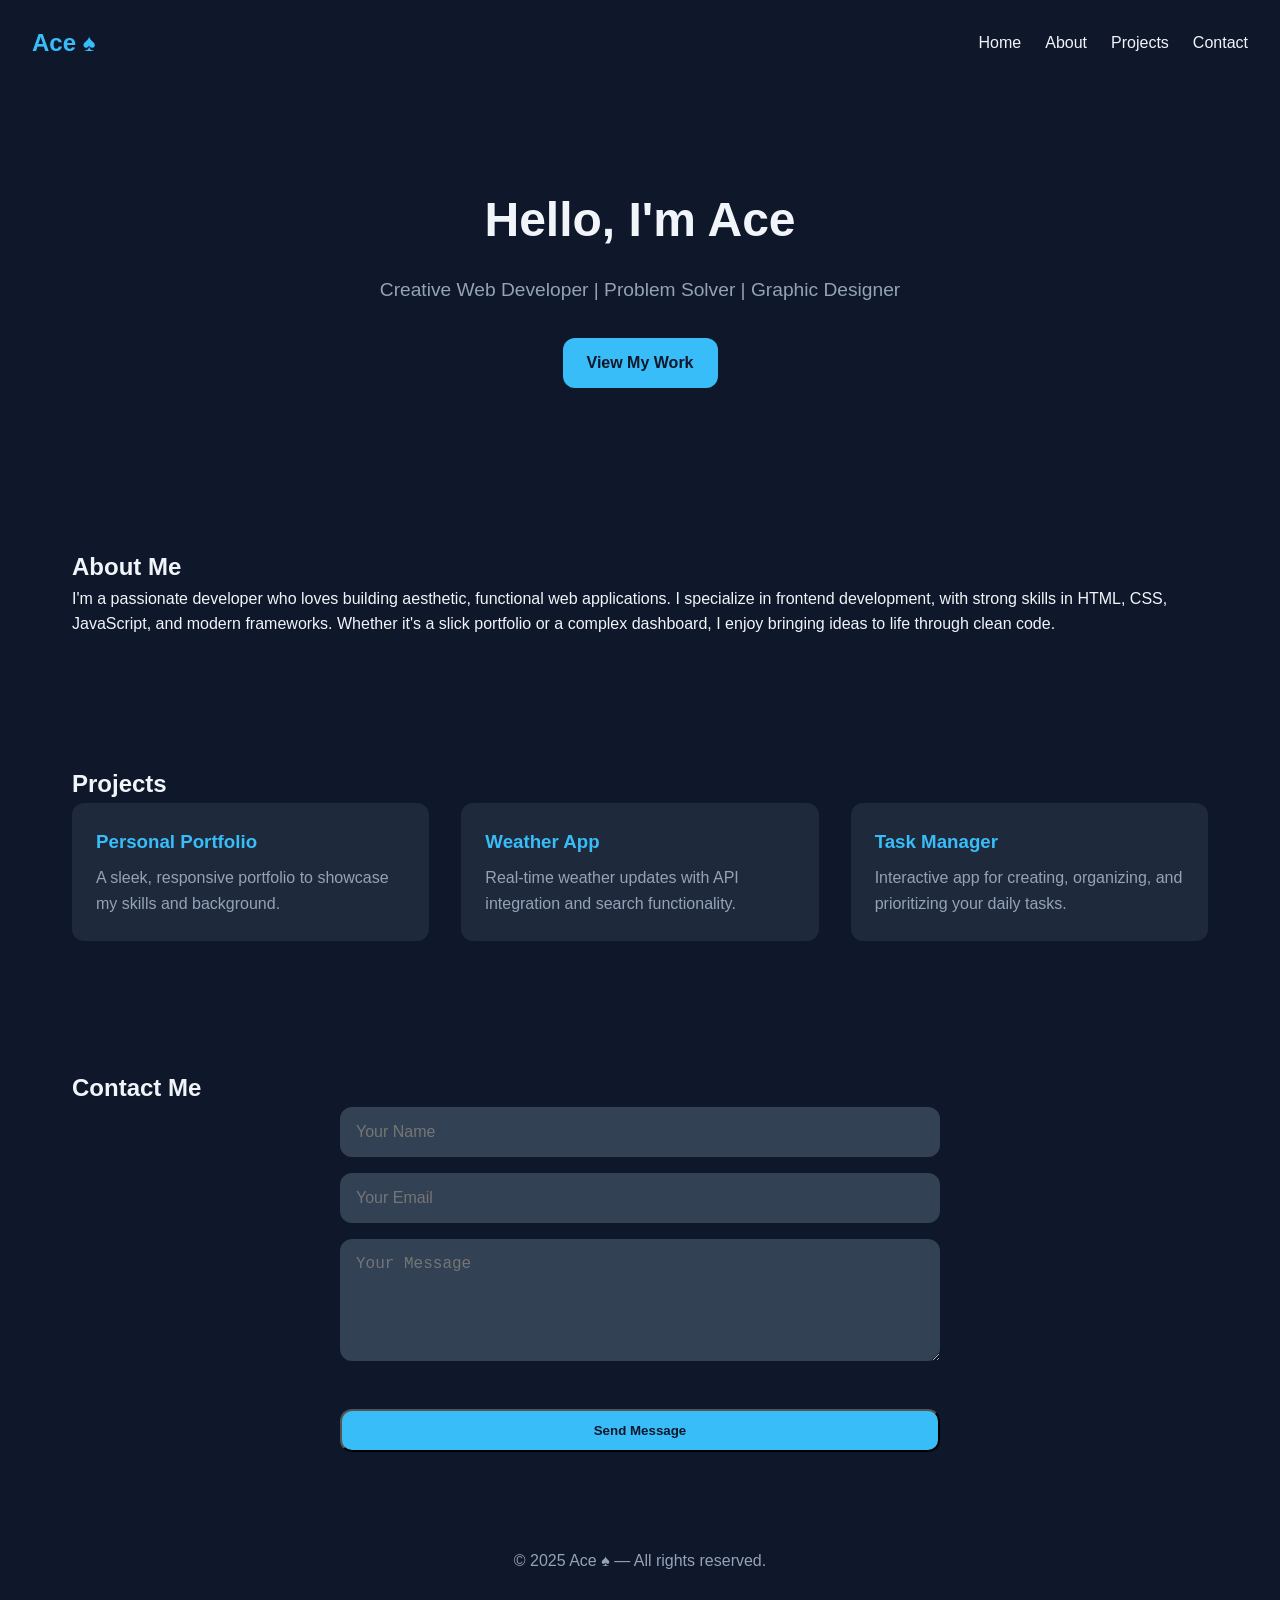
<file: index.html>
<!DOCTYPE html>
<html lang="en">
<head>
  <meta charset="UTF-8" />
  <meta name="viewport" content="width=device-width, initial-scale=1.0"/>
  <title>Ace's Portfolio</title>
  <link rel="stylesheet" href="style.css" />
  <script src="script.js" defer></script>
</head>
<body>
  <header>
    <h1>Ace ♠️</h1>
    <nav>
      <ul>
        <!-- <li><a href="register.php">Register</li> -->
        <li><a href="#home">Home</a></li>
        <li><a href="#about">About</a></li>
        <li><a href="#projects">Projects</a></li>
        <li><a href="#contact">Contact</a></li>
      </ul>
    </nav>
  </header>

  <section id="home" class="hero">
    <h2>Hello, I'm Ace</h2>
    <p>Creative Web Developer | Problem Solver | Graphic Designer</p>
    <a href="#projects" class="btn">View My Work</a>
  </section>

  <section id="about">
    <h2>About Me</h2>
    <p>
      I'm a passionate developer who loves building aesthetic, functional web applications.
      I specialize in frontend development, with strong skills in HTML, CSS, JavaScript, and modern frameworks.
      Whether it's a slick portfolio or a complex dashboard, I enjoy bringing ideas to life through clean code.
    </p>
  </section>

  <section id="projects">
    <h2>Projects</h2>
    <div class="projects">
      <div class="card">
        <h3>Personal Portfolio</h3>
        <p>A sleek, responsive portfolio to showcase my skills and background.</p>
      </div>
      <div class="card">
        <h3>Weather App</h3>
        <p>Real-time weather updates with API integration and search functionality.</p>
      </div>
      <div class="card">
        <h3>Task Manager</h3>
        <p>Interactive app for creating, organizing, and prioritizing your daily tasks.</p>
      </div>
    </div>
  </section>

  <section id="contact" class="contact">
    <h2>Contact Me</h2>
    <form action="contact.php" method="POST">
      <input type="text" name="name" placeholder="Your Name" required />
      <input type="email" name="email" placeholder="Your Email" required />
      <textarea name="message" rows="5" placeholder="Your Message" required></textarea>
      <button class="btn" type="submit">Send Message</button>
    </form>
  </section>

  <footer>
    <p>&copy; 2025 Ace ♠️ — All rights reserved.</p>
  </footer>
</body>
</html>
</file>
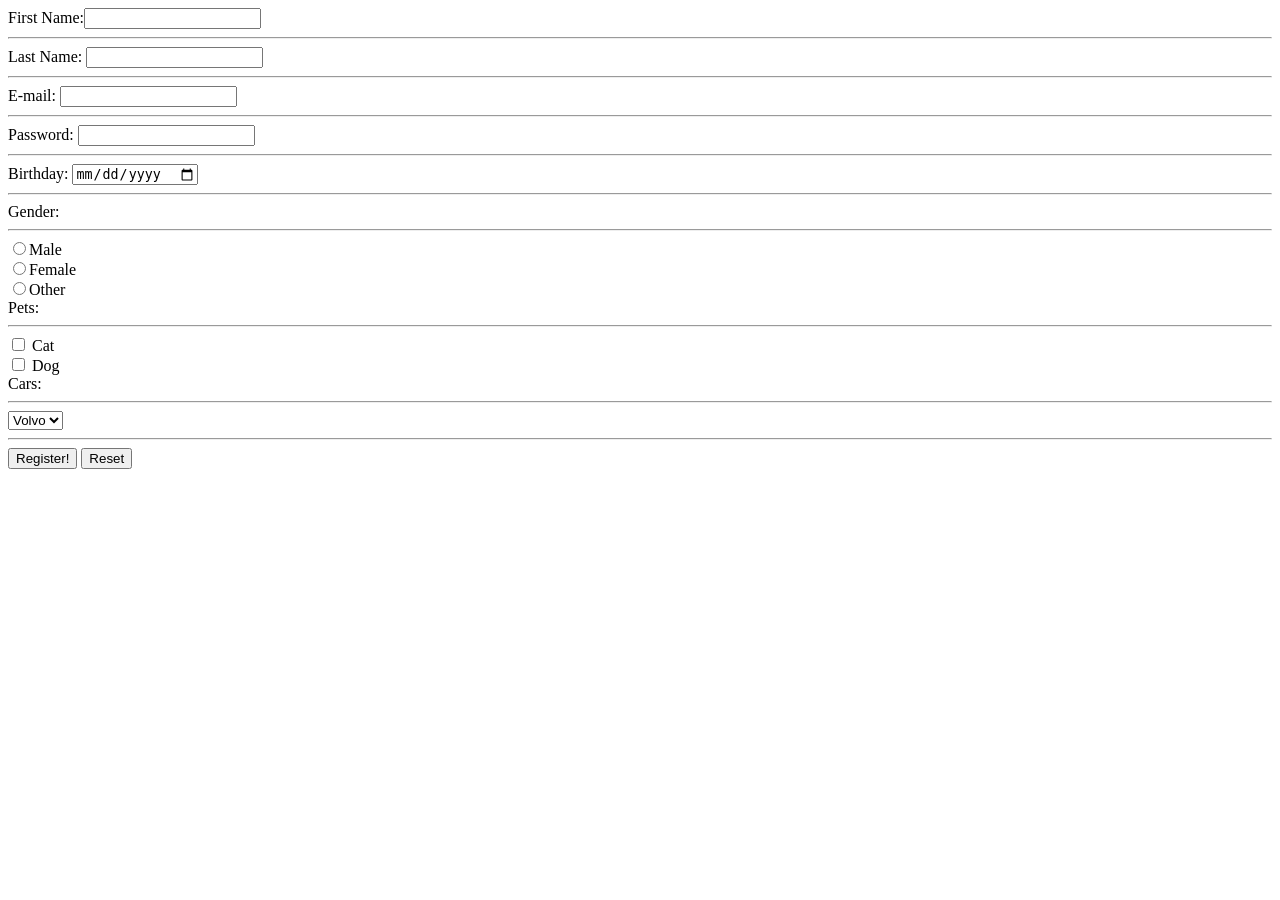
<file: Portfolio/Register.html>
<!DOCTYPE html>
<html>
    <head>
        <title>Register</title>
    </head>
    <body>
        <!-- Use GET, not POST-->
        <form method="GET">
            First Name:<input type="text" name="firstname"><hr>
            Last Name: <input type="text" name="lastname"><hr>
            E-mail:    <input type="email" name="email" required><hr>
            Password: <input type="passsword" name="password" min="5"><hr>
            Birthday: <input type="date" name="birthday"><hr>
            Gender:<hr>
             <input type="radio" name="gender" value="Male">Male<br>
             <input type="radio" name="gender" value="Female">Female<br>
             <input type="radio" name="gender" value="Other">Other<br>
             Pets: <hr>
             <input type="checkbox" name="cat"> Cat<br>
             <input type="checkbox" name="dog"> Dog<br>
             Cars: <hr>
             <select name="cars">
                <option value="volvo" name="volvo">Volvo</option>
                <option value="Audi" name="Audi">Audi</option>
             </select><hr>
            <input type="submit" value="Register!">
            <input type="reset">
        </form>

    </body>
</html>
</file>
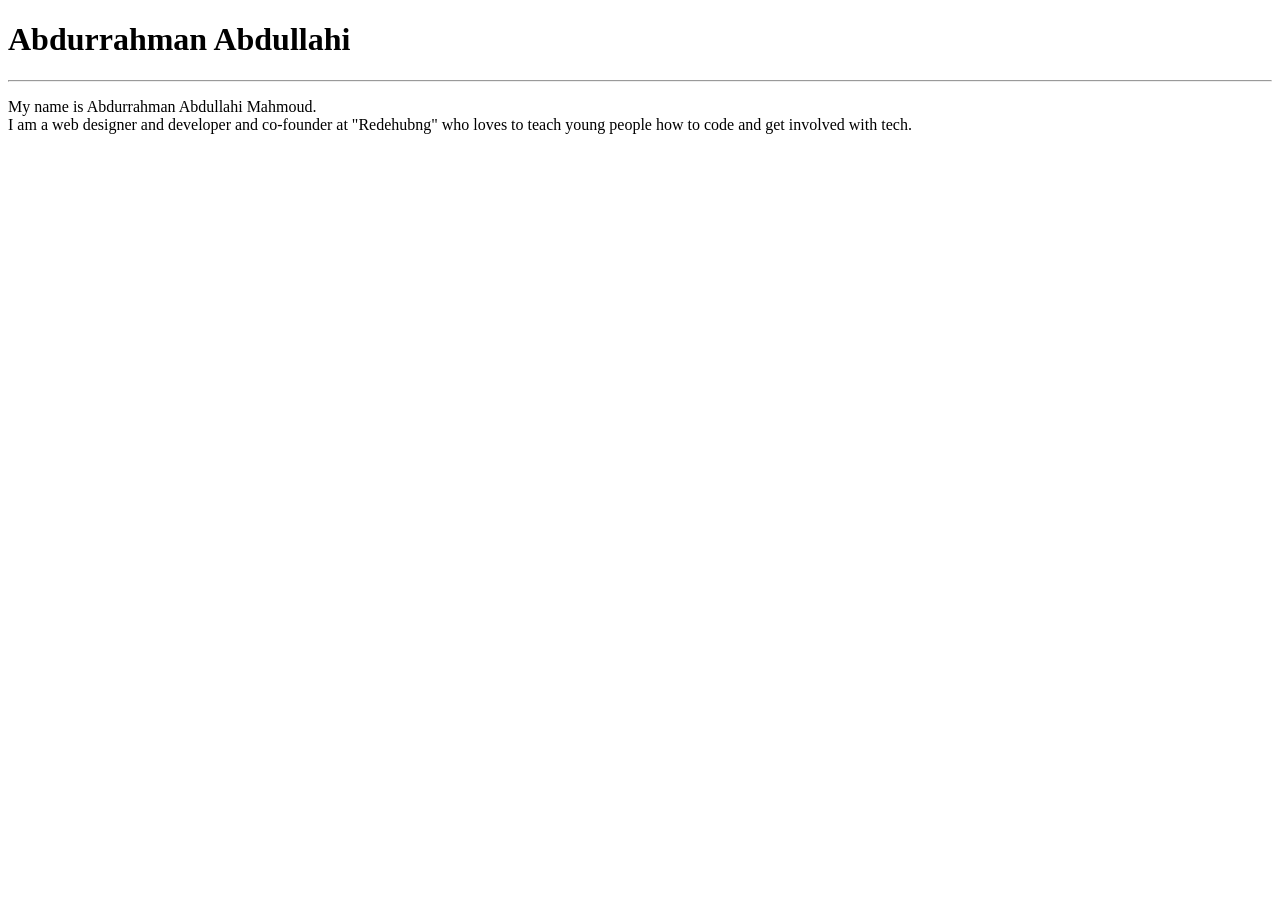
<file: Portfolio/Second.html>
<!DOCTYPE html>
<html lang="en">
    <head>
        <title>My Website</title>
    </head>
<body>
    <h1> Abdurrahman Abdullahi </h1>
    <hr>
    <p>
        My name is Abdurrahman Abdullahi Mahmoud.<br> I am a web designer and developer and co-founder at "Redehubng" who
        loves to teach young people how to code and get involved with tech.
    </p>
</body>
</html>    


</body>
</file>
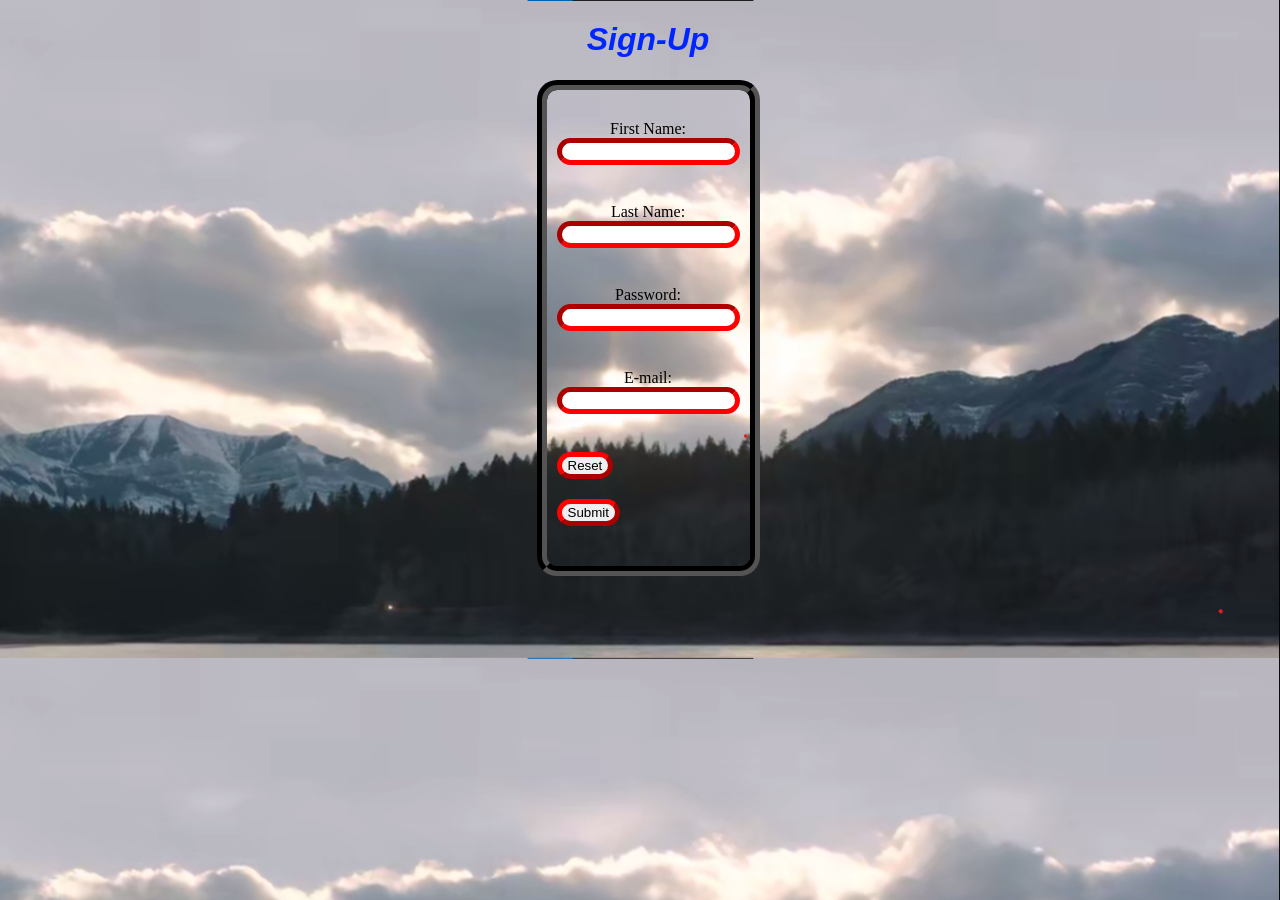
<file: Portfolio/Sign-Up.html>
<!DOCTYPE html>
<html>
    <head>
        <title>Sign-Up</title>
        <link rel="stylesheet" type="text/css" href="style2.css">
    </head>
    <body> 
        <h1>Sign-Up</h1>
        <!-- Use GET, not POST-->
        <section><form method="GET">
        <div class="personal">
                <id class="firstname">First Name:<input type="text" name="firstname"><br></id>
                <id class="lastname">Last Name: <input type="text" name="lastname"><br></id>
                <id class="password">Password: <input type="password" min="8"><br></id>
                <id class="email">E-mail: <input type="email" name="email" required><br></id>
                <input type="reset">
                <input type="submit">
         </div>
   
        </form>
        </section>

    </body> 
</html>
</file>
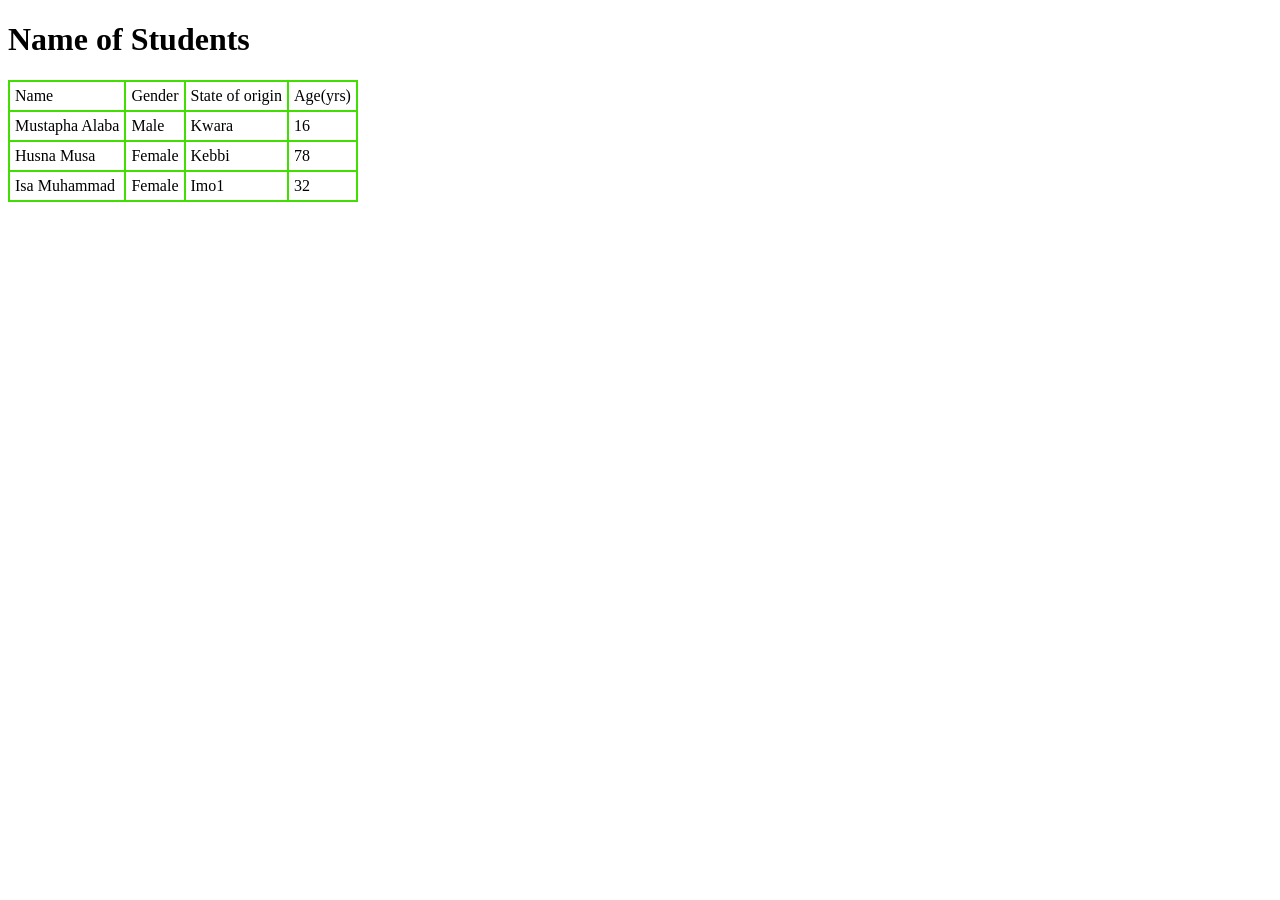
<file: Portfolio/Table.html>
<!DOCTYPE html>
<html lang="en">
    <head>
        <title>Table</title>
    </head>
<style>

    table, td{
        border: 1px solid rgb(64, 223, 1);
        border-spacing: 0;
        padding: 0;
    }

    td{
        padding: 5px;
    }

</style>

<body>
    <h1> Name of Students</h1>
    <table>

        <tr>
            <td>Name</td>
            <td>Gender</td>
            <td>State of origin</td>
            <td>Age(yrs)</td>
        </tr>

        <tr>
        <td>Mustapha Alaba</td>
        <td>Male</td>
        <td>Kwara</td>
        <td>16</td>
        </tr>
        <tr>
            <td>Husna Musa</td>
            <td>Female</td>
            <td>Kebbi</td>
            <td>78</td>
            </tr>
        <tr>
                <td>Isa Muhammad</td>
                <td>Female</td>
                <td>Imo1</td>
                <td>32</td>
                </tr>

    </table>
</body>
</html>    


</body>
</file>
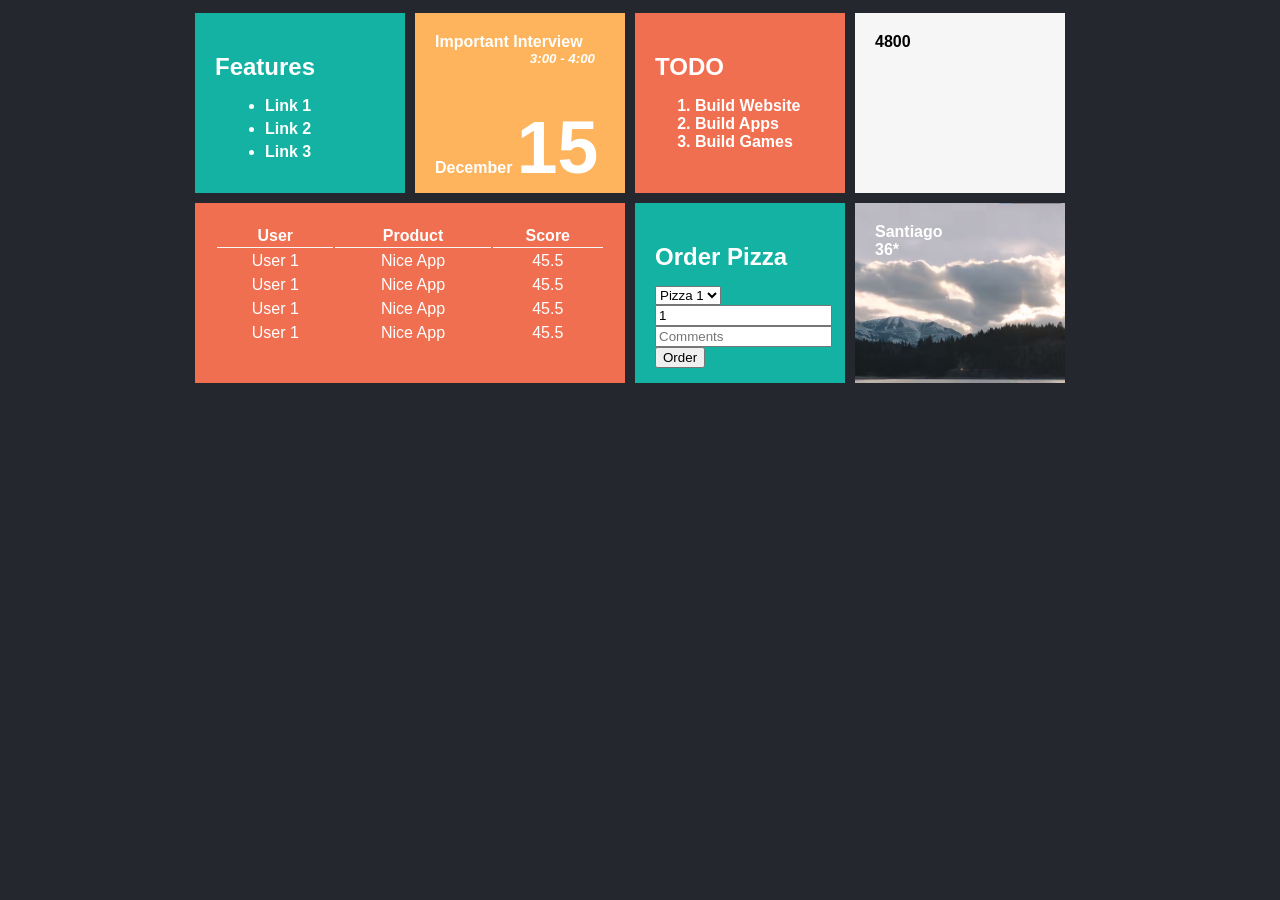
<file: Practice/Design.html>
<!DOCTYPE html>
<html>
    <head>
        <link rel="stylesheet" type="text/css" href="style.css">
        <meta charset="utf-8">
        <title>Design</title>
    </head>
    <body>
        <div id="main-container">
            <div class="tile green">
            <h2>Features</h2>
                <ul class="tile-list">
                    <li>Link 1</li>
                    <li>Link 2</li>
                    <li>Link 3</li>
                </ul>
            </div>
            <div class="tile yellow">
                <div> Important Interview</div>
                <div class="event-hours">3:00 - 4:00</div>
                <div class="event-date">December <span class="event-day">15</span></div>
            </div>
            <div class="tile red">
                <h2>TODO</h2>
                <ol>
                    <li>Build Website</li>
                    <li>Build Apps</li>
                    <li>Build Games</li>
                </ol>
            </div>
            <div class="tile lightgrey">
            
                <div>4800</div>
            </div>
            <div class="tile-double red">
                <table id="users-table">
                    <thead>
                        <tr>
                            <th>User</th>
                            <th>Product</th>
                            <th>Score</th>
                        </tr>
                        <tbody>
                            <tr>
                                <td>User 1</td>
                                <td>Nice App</td>
                                <td>45.5</td>
                            </tr>
                            <tr>
                                <td>User 1</td>
                                <td>Nice App</td>
                                <td>45.5</td>
                            </tr>
                            <tr>
                                <td>User 1</td>
                                <td>Nice App</td>
                                <td>45.5</td>
                            </tr>
                            <tr>
                                <td>User 1</td>
                                <td>Nice App</td>
                                <td>45.5</td>
                            </tr>
                        </tbody>
                    </thead>
                </table>
            </div>
            <div class="tile green">
                <h2>Order Pizza</h2>
                <form>
                    <select>
                        <option>Pizza 1</option>
                        <option>Pizza 2</option>
                        <option>Pizza 3</option>
                    </select>
                    <input type="number" value="1"/>
                    <input type="text" placeholder="Comments" />
                    <input type="button" value="Order"/>
                </form>
            </div>
            <div class="tile city-image">
                <div>Santiago</div>
                <div>36*</div>
            </div>
        </div>
    </body>
</html>
</file>
<file: style.css>
:root {
  --main-bg: #0f172a;
  --accent: #38bdf8;
  --text-light: #f1f5f9;
  --text-muted: #94a3b8;
  --card-bg: #1e293b;
  --radius: 12px;
}

* {
  margin: 0;
  padding: 0;
  box-sizing: border-box;
  scroll-behavior: smooth;
}

body {
  font-family: 'Segoe UI', sans-serif;
  background: var(--main-bg);
  color: var(--text-light);
  line-height: 1.6;
}

header {
  display: flex;
  justify-content: space-between;
  align-items: center;
  padding: 1.5rem 2rem;
  background-color: var(--main-bg);
  position: sticky;
  top: 0;
  z-index: 1000;
}

header h1 {
  color: var(--accent);
  font-size: 1.5rem;
}

nav ul {
  list-style: none;
  display: flex;
  gap: 1.5rem;
}

nav a {
  color: var(--text-light);
  text-decoration: none;
  font-weight: 500;
  transition: color 0.3s;
}

nav a:hover {
  color: var(--accent);
}

section {
  padding: 4rem 2rem;
  max-width: 1200px;
  margin: 0 auto;
}

.hero {
  text-align: center;
  padding: 6rem 2rem;
}

.hero h2 {
  font-size: 3rem;
  margin-bottom: 1rem;
}

.hero p {
  color: var(--text-muted);
  font-size: 1.2rem;
}

.btn {
  display: inline-block;
  margin-top: 2rem;
  background: var(--accent);
  color: var(--main-bg);
  padding: 0.75rem 1.5rem;
  border-radius: var(--radius);
  text-decoration: none;
  font-weight: bold;
  transition: background 0.3s;
}

.btn:hover {
  background: #0ea5e9;
}

.projects {
  display: grid;
  grid-template-columns: repeat(auto-fit, minmax(280px, 1fr));
  gap: 2rem;
}

.card {
  background: var(--card-bg);
  padding: 1.5rem;
  border-radius: var(--radius);
  transition: transform 0.3s;
}

.card:hover {
  transform: translateY(-5px);
}

.card h3 {
  color: var(--accent);
  margin-bottom: 0.5rem;
}

.card p {
  color: var(--text-muted);
}

.contact form {
  display: grid;
  gap: 1rem;
  max-width: 600px;
  margin: auto;
}

input, textarea {
  padding: 1rem;
  border: none;
  border-radius: var(--radius);
  background: #334155;
  color: var(--text-light);
  font-size: 1rem;
}

input:focus, textarea:focus {
  outline: 2px solid var(--accent);
}

footer {
  text-align: center;
  padding: 2rem;
  color: var(--text-muted);
  background-color: #0f172a;
}

@media (max-width: 600px) {
  .hero h2 {
    font-size: 2rem;
  }
}
</file>
<file: Portfolio/style2.css>
body{
    background-color: rgb(255, 255, 255);
    background-image: url(IMG_2833.JPG);
    background-size: cover;
    width: 100%;
    height: 100%;
}

h1{
    text-align: center;
    border-color: black;
    font-style: italic;
    font-family: 'Segoe UI', Tahoma, Geneva, Verdana, sans-serif;
    color: rgb(0, 38, 255);
    justify-content: center;
}

form, section{
    text-align: center;
    display: flex;
    flex-wrap: wrap;
    justify-content: center;

}

input{
    color:rgb(0, 0, 0);
    border-color: rgb(255, 0, 0);
    border-radius: 20px;
    margin-bottom: 20px;   
    display: grid; 
    align-items: center;
    border-width: 5px;
}



.personal{
    border-width: 10px;
    border-style: groove;
    border-color: black;
    padding: 30px 10px 20px 10px;
    border-radius: 20px;
}

.firstname, .lastname, .email, .password{
    color: rgb(0, 0, 0);
}
</file>
<file: Practice/style.css>
html{
    
}

body{
    background-color: #25272F;
    font-family: Arial, Helvetica;
    font-weight: bold;
    color: white;
    justify-content: center;
    align-items: end;
}

h2 {
    font-size: 18pt;
    margin-bottom: 15px;
}

.event-hours {
    font-size: 10pt;
    font-style: italic;
    text-align: right;
    margin-right: 10px;
}

.event-date {
    margin-top: 40px;
}

.event-day {
    font-size: 55pt;
}

.tile{
    width: 170px;
    height: 140px;
    padding: 20px;
    margin: 5px;
    float: left;
}

.tile-double {
    
        width: 390px;
        height: 140px;
        margin: 5px;
        padding: 20px;
        float: left;
}

.tile-list a{
    color: white;
    text-decoration: none;
}

.tile-list li{
    margin-bottom: 5px;
    margin-left: 10px;
}

ul.tile-list li {
    list-style-type: disc;
}
 
ol.tile-list li{
    list-style-type: decimal;
}

.green{
    background-color: #13B2A3;
}

.red{
    background-color: #F16F51;
}

.yellow{
    background-color: #FDB45C;
}

.lightgrey{
    background-color: #F6F6F6;
    color: black;
}

.city-image{
    background-image: url(IMG_2833.JPG);
    background-size: cover;
}

#main-container {
    max-width: 900px;
    margin: 0 auto;
}

#users-table {
    margin: 10 auto;
    font-weight: normal;
    width: 100%;
}

#users-table th{
    border-bottom: 1px solid #F6F6F6;
    padding: 2px;
    text-align: center;
}

#users-table td{
    padding: 2px;
    text-align: center;
}
</file>
